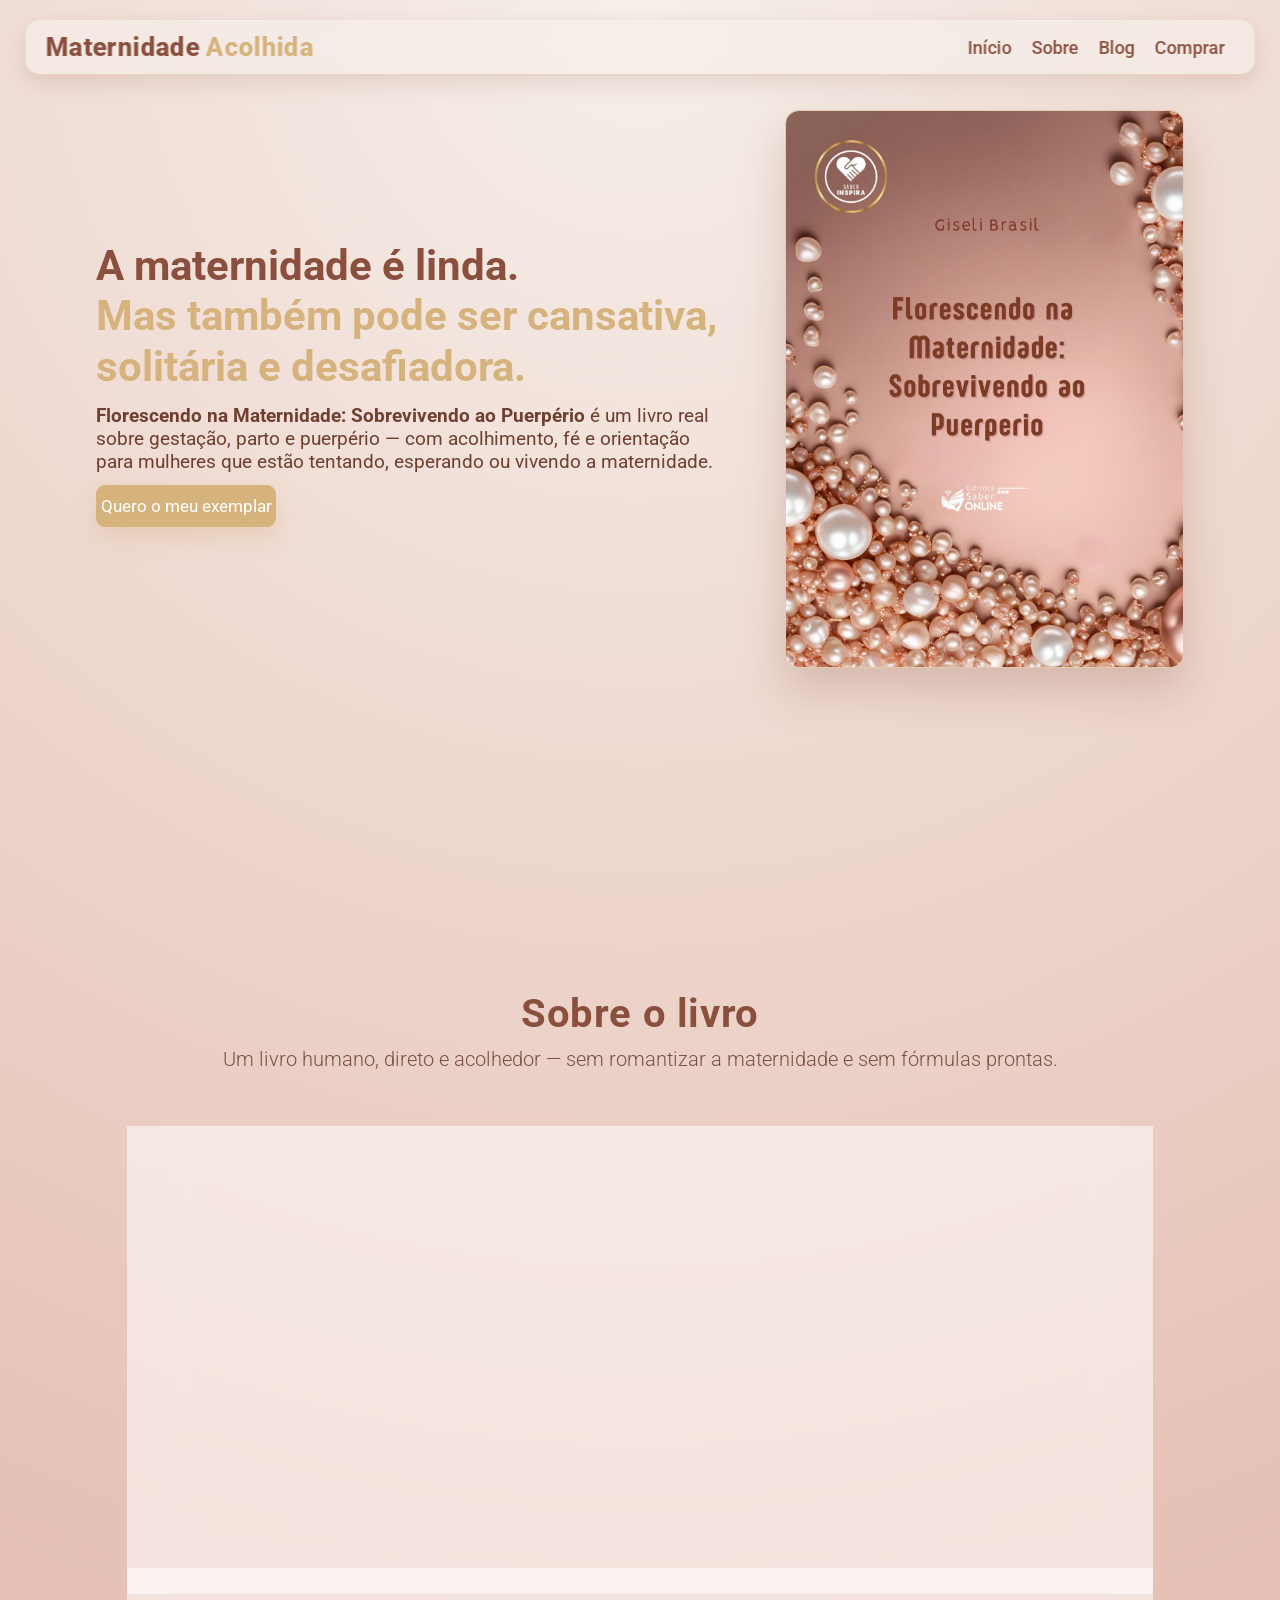
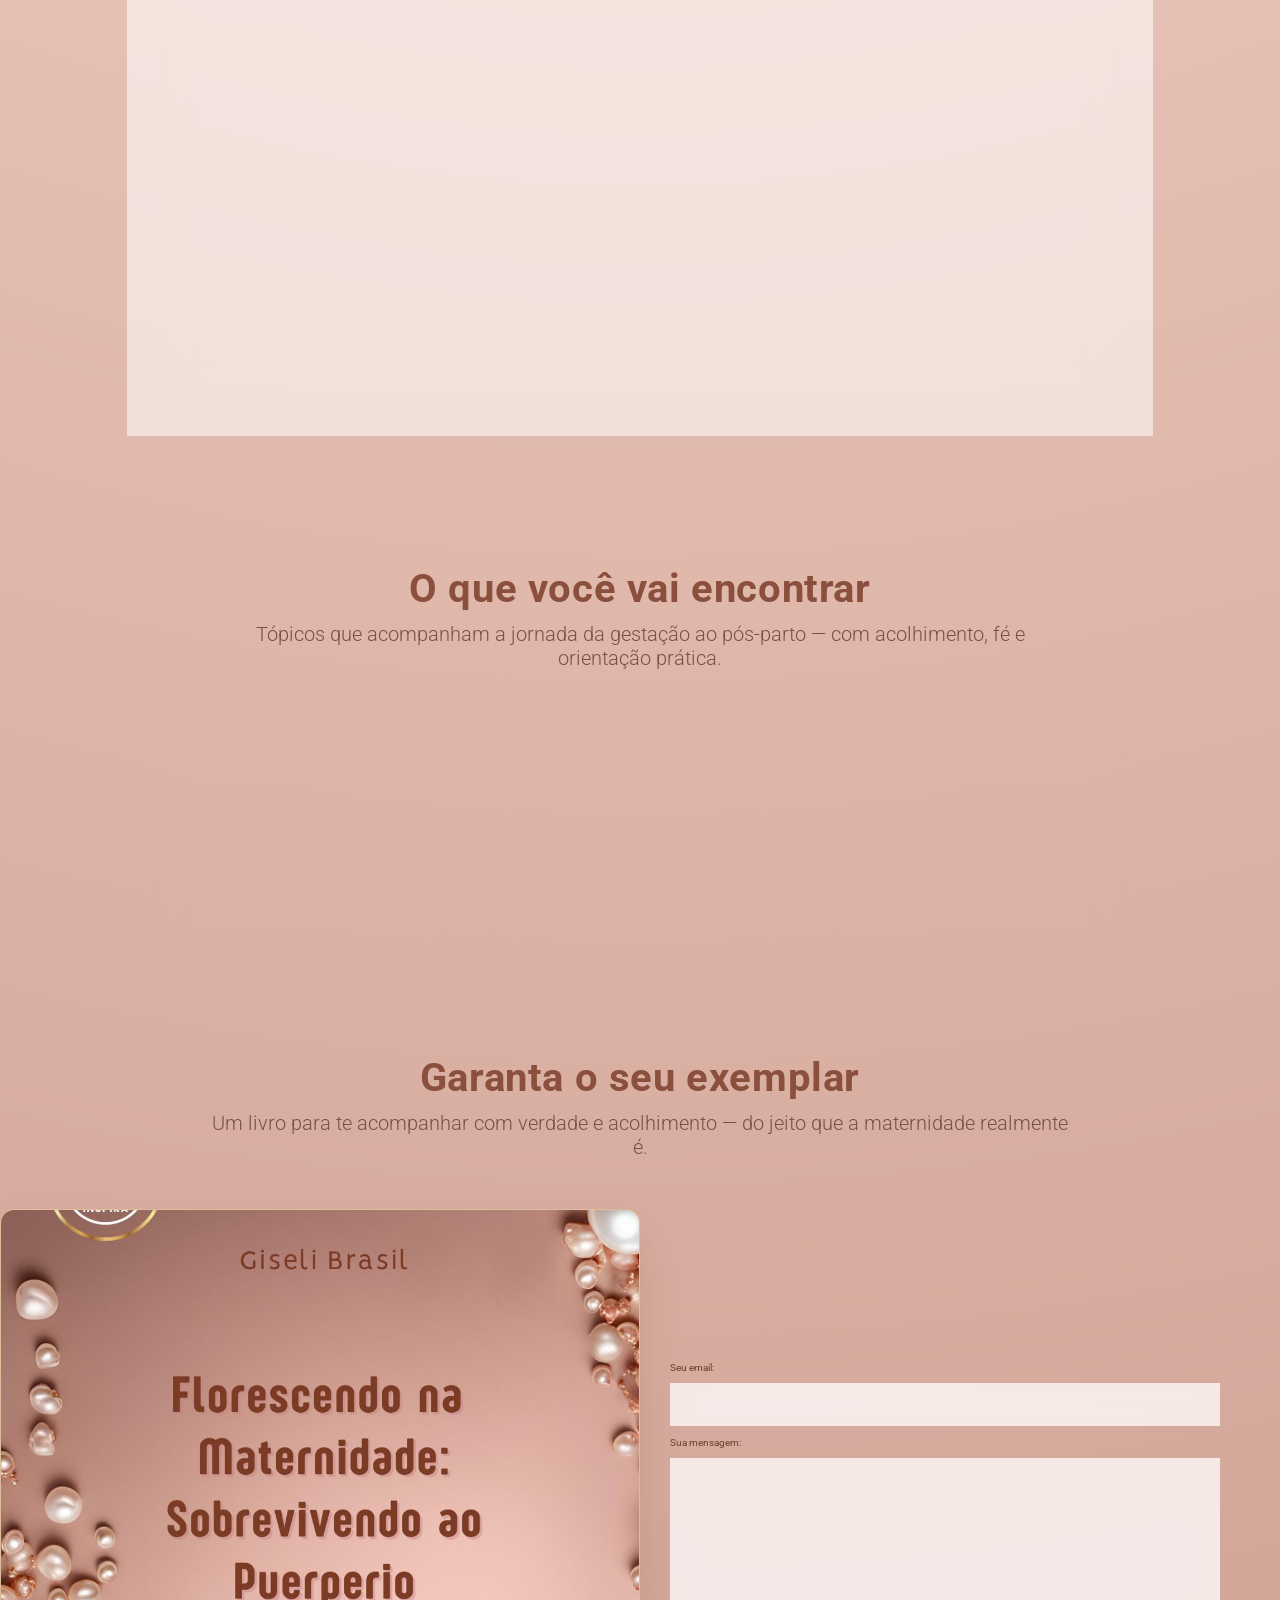
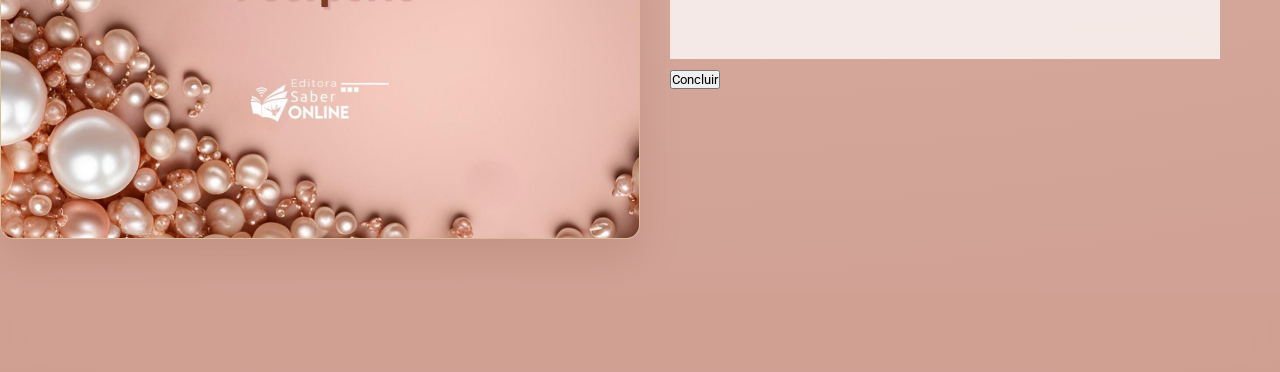
<file: index.html>
<!DOCTYPE html>
<html lang="pt-BR">
<head>
  <meta charset="UTF-8" />
  <meta name="viewport" content="width=device-width, initial-scale=1.0" />
  <title>Maternidade Acolhida</title>
  <meta name="description" content="Um livro real sobre gestação, parto e puerpério — acolhimento, fé e orientação para tentantes, gestantes e mães no puerpério.">
 <link rel="icon" href="favi.png" type="image/png" />

  <!-- Ícones -->
  <link rel="stylesheet" href="https://cdnjs.cloudflare.com/ajax/libs/font-awesome/6.5.0/css/all.min.css">

  <!-- Seu CSS -->
  <link rel="stylesheet" href="style.css">
</head>

<body>

  <!-- HEADER -->
  <header>
    <a href="#home" id="nav_logo">
      <!-- Troque por sua logo (opcional) -->
      <!-- <img class="logo-img" src="assets/logo.png" alt="Logo"> -->
      <span class="logo">Maternidade <span>Acolhida</span></span>
    </a>

    <div class="fas fa-bars" id="menu"></div>

    <nav class="navbar">
      <ul>
        <li><a href="#home">Início</a></li>
        <li><a href="#about">Sobre</a></li>
        <li><a href="blog.html">Blog</a></li>
        <li><a href="#comprar">Comprar</a></li>
      </ul>
    </nav>
  </header>

  <!-- HOME -->
  <section class="home" id="home">
    <div class="row">
      <div class="content">
        <h1>
          A maternidade é linda.<br>
          <span>Mas também pode ser cansativa, solitária e desafiadora.</span>
        </h1>

        <p>
          <b>Florescendo na Maternidade: Sobrevivendo ao Puerpério</b> é um livro real sobre gestação,
          parto e puerpério — com acolhimento, fé e orientação para mulheres que estão tentando,
          esperando ou vivendo a maternidade.
        </p>

        <a href="#comprar" class="button">Quero o meu exemplar</a>
      </div>

      <div class="images">
        <!-- ✅ Use a capa real aqui -->
        <!-- coloque a imagem em: assets/capa.jpg -->
        <img src="capa.jpeg" alt="Capa do livro Florescendo na Maternidade">
      </div>
    </div>
  </section>

  <!-- ABOUT -->
  <section class="about" id="about">
    <h1 class="heading">Sobre o livro</h1>
    <p class="title">
      Um livro humano, direto e acolhedor — sem romantizar a maternidade e sem fórmulas prontas.
    </p>

    <div class="box-container">

      <div class="box">
        <div class="images">
          <img src="capa.jpeg" alt="Capa do livro">
        </div>

        <div class="content">
          <h3>Para quem é esse livro?</h3>
          <p>
            Para mulheres em diferentes fases: <b>tentantes</b>, <b>gestantes</b> e mães vivendo o <b>puerpério</b>.
            Aqui você encontra informação, acolhimento e esperança — com uma linguagem simples e real.
          </p>
          <p>
            A proposta é caminhar com você nos dias bons e, principalmente, nos dias difíceis:
            quando bate o cansaço, a culpa, a comparação ou a sensação de estar sozinha.
          </p>
        </div>
      </div>

      <div class="box">
        <div class="images">
          <!-- imagem ilustrativa opcional --> 
          <img src="favi.png" alt="Maternidade real">
        </div>

        <div class="content">
          <h3>O que torna esse conteúdo diferente?</h3>
          <p>
            Não é um livro “perfeito”. É um livro <b>verdadeiro</b>.
            Ele fala sobre corpo, emoções, mudanças, apoio e a importância de pedir ajuda quando necessário.
          </p>
          <p>
            Um guia com coração — para te lembrar que você não precisa atravessar essa fase sozinha.
          </p>
        </div>
      </div>

    </div>
  </section>

  <!-- CARDS / CONTEÚDO -->
  <section class="card" id="cards">
    <h1 class="heading">O que você vai encontrar</h1>
    <p class="title">
      Tópicos que acompanham a jornada da gestação ao pós-parto — com acolhimento, fé e orientação prática.
    </p>

    <div class="box-container">

      <div class="box">
        <div class="content">
          <h2>Preparação emocional</h2>
          <p>Além do enxoval: mente, coração e rede de apoio.</p>
        </div>
      </div>

      <div class="box">
        <div class="content">
          <h2>Gestação real</h2>
          <p>Corpo, hormônios, emoções e a rotina que muda.</p>
        </div>
      </div>

      <div class="box">
        <div class="content">
          <h2>O parto além do momento</h2>
          <p>O parto como começo de uma nova fase.</p>
        </div>
      </div>

      <div class="box">
        <div class="content">
          <h2>Puerpério sem filtros</h2>
          <p>Exaustão, adaptação e reconstrução dia após dia.</p>
        </div>
      </div>

      <div class="box">
        <div class="content">
          <h2>Depressão pós-parto</h2>
          <p>Acolhimento, informação e a importância de pedir ajuda.</p>
        </div>
      </div>

      <div class="box">
        <div class="content">
          <h2>Desacelerar sem culpa</h2>
          <p>Confiar no tempo e respeitar o próprio ritmo.</p>
        </div>
      </div>

    </div>
  </section>

  <!-- CTA / COMPRAR -->
  <section class="contact" id="comprar">
    <h1 class="heading">Garanta o seu exemplar</h1>
    <p class="title">
      Um livro para te acompanhar com verdade e acolhimento — do jeito que a maternidade realmente é.
    </p>

    <div class="row">
      <div class="images">
        <img src="capa.jpeg" alt="Capa do livro">
      </div>

      <div class="form-container">
        <!-- Se preferir link direto, troque o form por um botão -->


            <form
            action="https://formspree.io/f/mlgwndyo"
            method="POST"
            >
            <label>
                Seu email:
                <input type="email" name="email">
            </label>
            <label>
                Sua mensagem:
                <textarea name="message"></textarea>
            </label>
            <!-- your other form fields go here -->
            <button type="submit">Concluir</button>
           </form>
      </div>
    </div>
  </section>

  <!-- FOOTER -->
  <section class="footer">
    <div class="credit">
      © 2026 – Florescendo na Maternidade • Todos os direitos reservados
    </div>
  </section>

  <script>
    // menu mobile (no seu CSS, ele usa .nav-toggle)
    const menu = document.querySelector('#menu');
    const navbar = document.querySelector('.navbar');

    menu.addEventListener('click', () => {
      menu.classList.toggle('fa-times');
      navbar.classList.toggle('nav-toggle');
    });

    window.addEventListener('scroll', () => {
      menu.classList.remove('fa-times');
      navbar.classList.remove('nav-toggle');
    });
  </script>
</body>
</html>
</file>
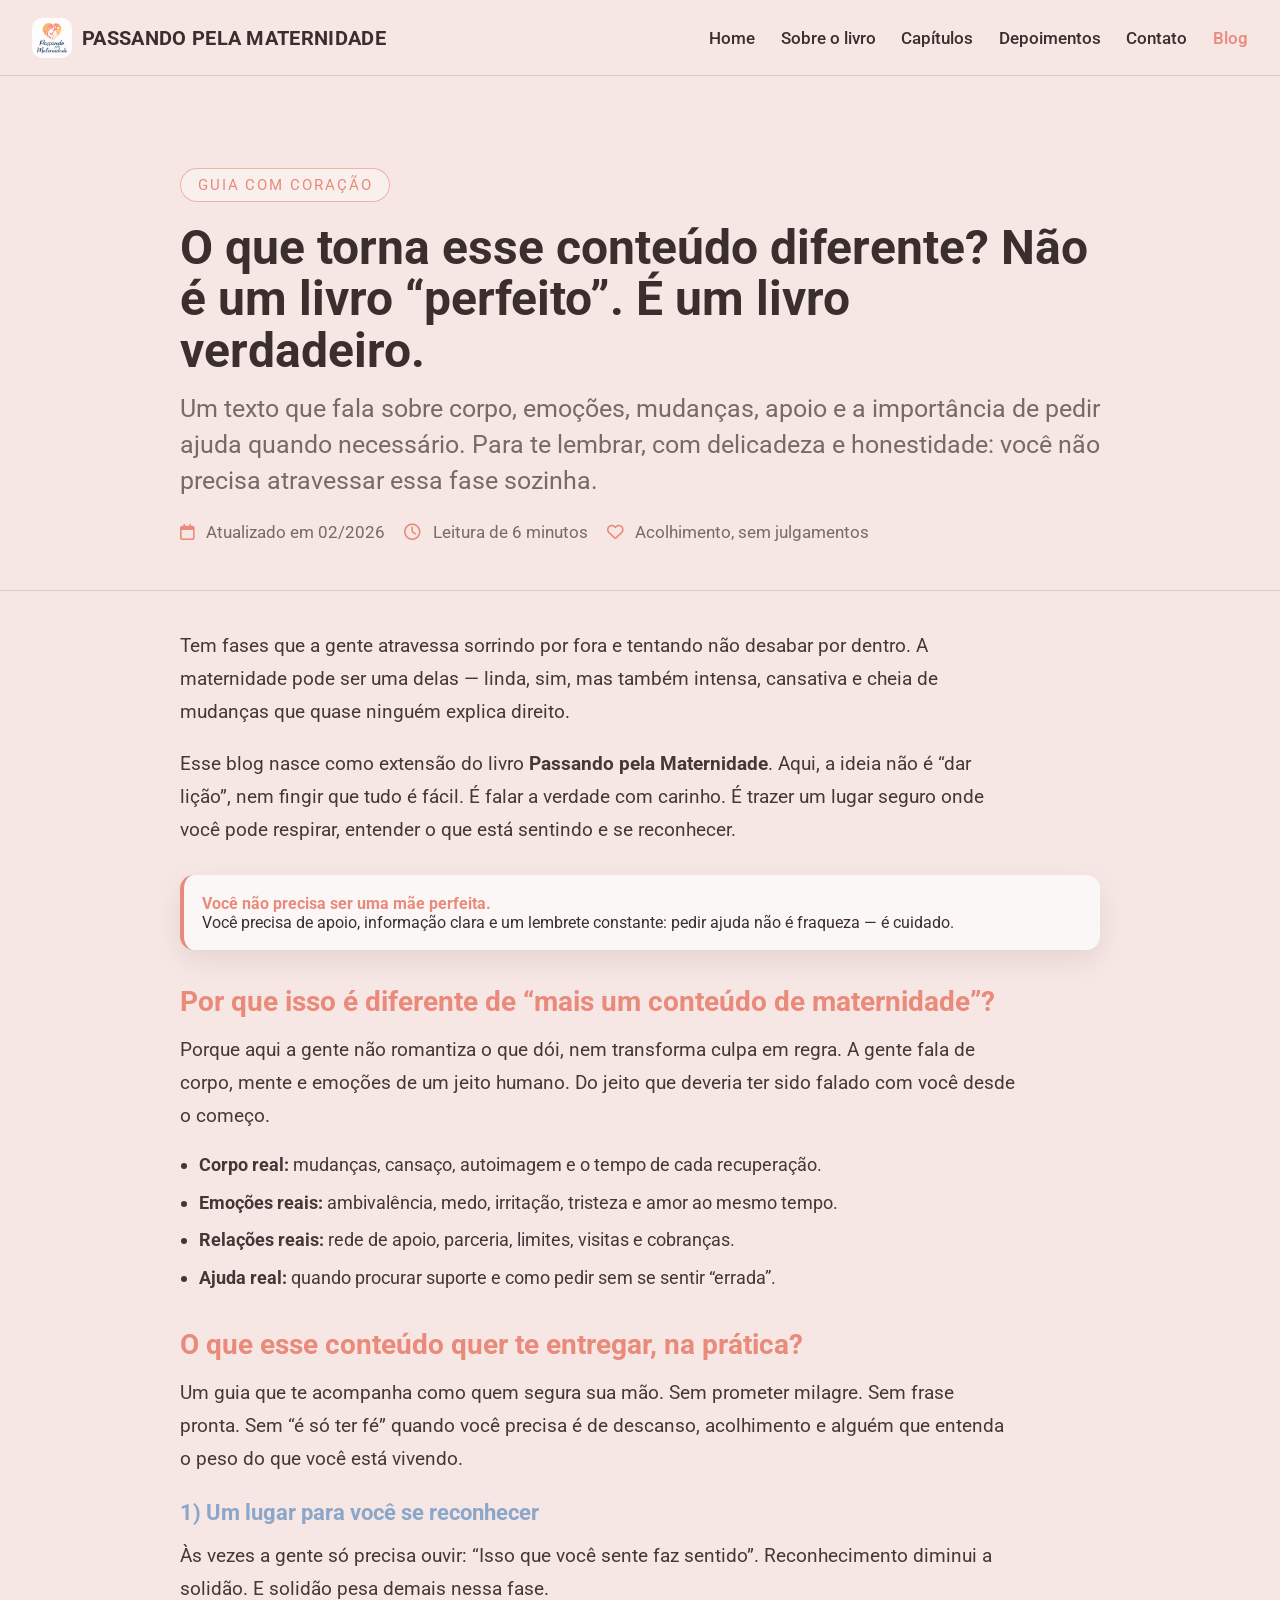
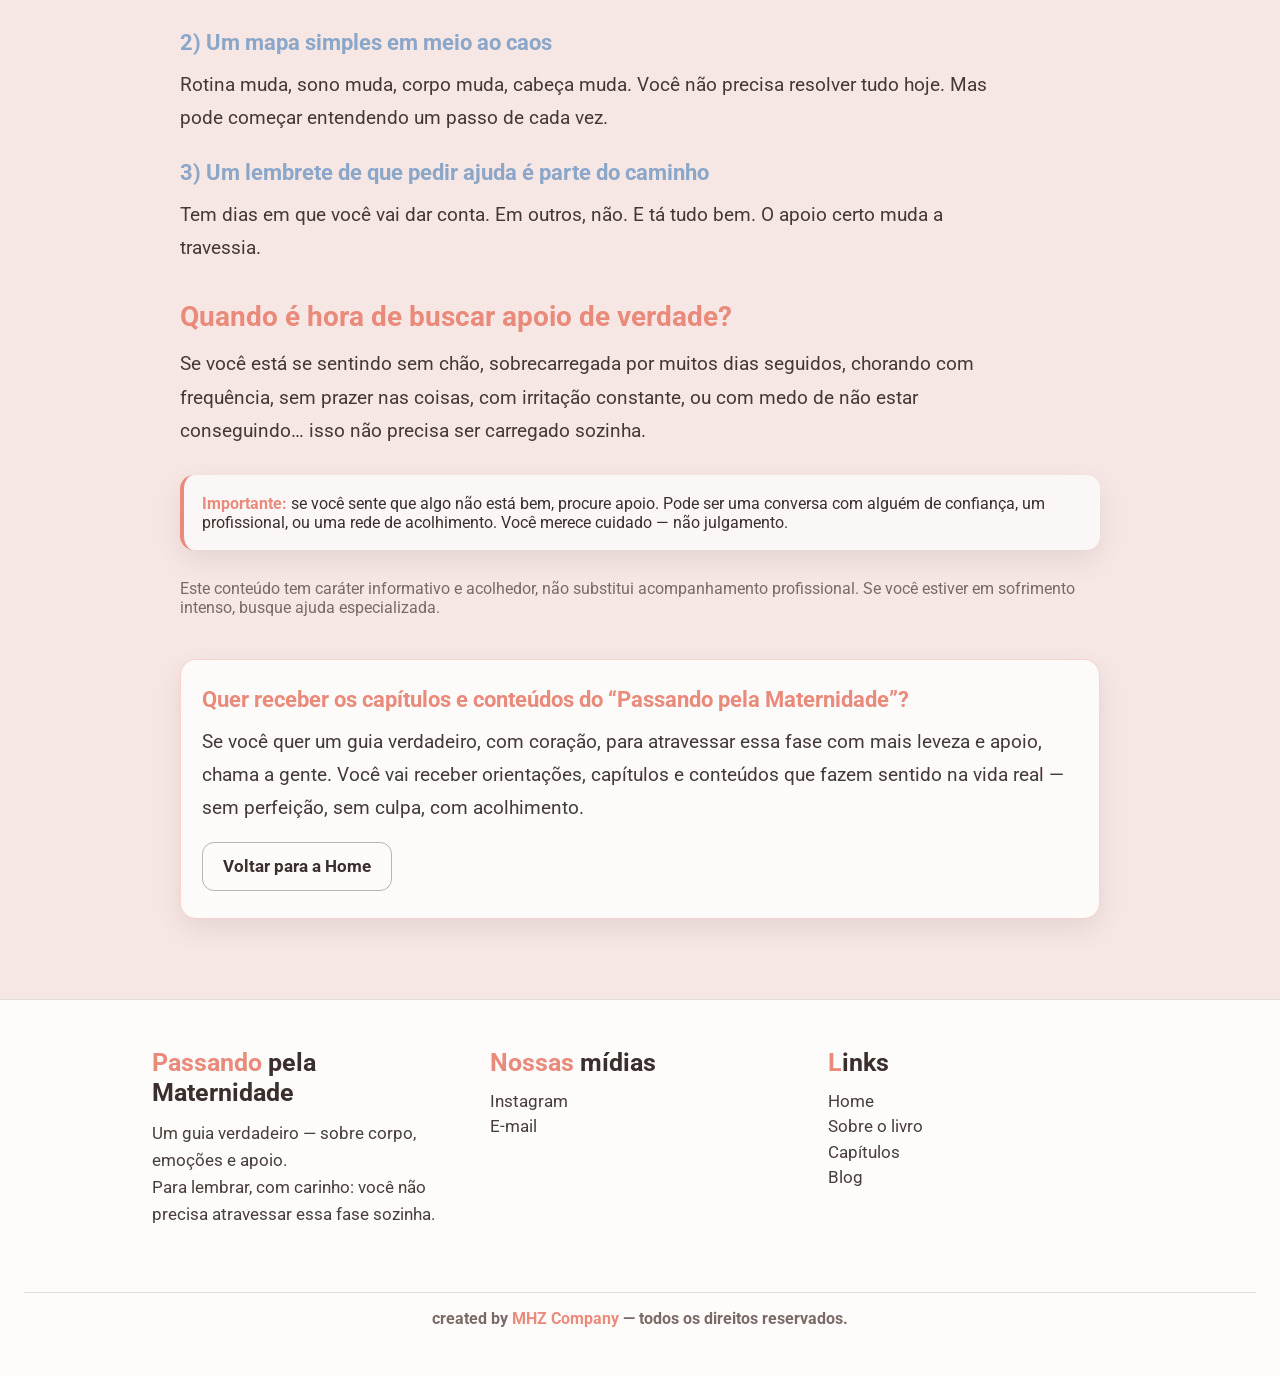
<file: blog.html>
<!DOCTYPE html>
<html lang="pt-br">
<head>
  <meta charset="UTF-8" />
  <meta name="viewport" content="width=device-width, initial-scale=1.0" />
  <title>Passando pela Maternidade — Um guia verdadeiro para atravessar essa fase com apoio</title>

  <!-- Font Awesome -->
  <link rel="stylesheet" href="https://cdnjs.cloudflare.com/ajax/libs/font-awesome/6.5.2/css/all.min.css">

  <!-- Google Font -->
  <link rel="preconnect" href="https://fonts.googleapis.com">
  <link rel="preconnect" href="https://fonts.gstatic.com" crossorigin>
  <link href="https://fonts.googleapis.com/css2?family=Roboto:wght@300;400;500;700;900&display=swap" rel="stylesheet">

  <!-- Favicon -->
  <link rel="icon" href="favi.png" type="image/png" />

  <style>
    :root{
      /* Fundo */
      --bg:#f6e6e4;
      --surface:#ffffff;

      /* Texto */
      --text:#3a2f2c;
      --muted:#7a6a66;

      /* Marca */
      --primary:#e98a7a;
      --primary-soft:#f4b3a8;
      --accent:#8aa6c9;

      /* Destaques */
      --gold:#f0b35a;
      --border:rgba(58,47,44,.15);
      --shadow:0 10px 28px rgba(0,0,0,.08);
    }

    *{
      margin:0;
      padding:0;
      box-sizing:border-box;
      font-family:"Roboto",sans-serif;
    }

    body{
      background:var(--bg);
      color:var(--text);
      overflow-x:hidden;
    }

    a{
      text-decoration:none;
      color:inherit;
    }

    img{
      max-width:100%;
      display:block;
    }

    /* ================= HEADER ================= */

    header{
      width:100%;
      position:fixed;
      top:0;
      left:0;
      display:flex;
      align-items:center;
      justify-content:space-between;
      padding:1.1rem 2rem;
      background:rgba(246,230,228,0.88);
      backdrop-filter:blur(12px);
      border-bottom:1px solid var(--border);
      z-index:999;
    }

    #nav_logo{
      display:flex;
      align-items:center;
      gap:10px;
      font-size:1.25rem;
      font-weight:700;
      letter-spacing:.02rem;
      color:var(--text);
      text-transform:uppercase;
    }

    .logo-img{
      width:40px;
      height:40px;
      border-radius:10px;
    }

    .navbar ul{
      display:flex;
      gap:1.6rem;
      list-style:none;
      align-items:center;
    }

    .navbar ul li a{
      font-size:1.05rem;
      color:var(--text);
      font-weight:500;
    }

    .navbar ul li a:hover{
      color:var(--primary);
    }

    .fa-bars{
      display:none;
      font-size:2.1rem;
      color:var(--primary);
      cursor:pointer;
    }

    @media(max-width:850px){
      header{ padding:1.1rem 1.2rem; }

      .navbar ul{
        position:absolute;
        top:72px;
        right:-100%;
        width:100%;
        flex-direction:column;
        background:rgba(246,230,228,0.95);
        padding:1.4rem 0;
        border-top:1px solid var(--border);
        transition:0.3s;
        text-align:center;
        gap:1rem;
      }
      .navbar ul.active{ right:0; }
      .fa-bars{ display:block; }
    }

    /* =============== HERO DO ARTIGO =============== */

    .article-hero{
      padding:10.5rem 1.5rem 3rem;
      border-bottom:1px solid var(--border);
    }

    .article-container{
      max-width:920px;
      margin:0 auto;
    }

    .article-pill{
      display:inline-block;
      margin-bottom:1.2rem;
      padding:0.45rem 1.05rem;
      border-radius:999px;
      border:1px solid rgba(233,138,122,0.6);
      color:var(--primary);
      font-size:0.95rem;
      letter-spacing:0.12rem;
      text-transform:uppercase;
      background:rgba(255,255,255,.35);
    }

    .article-hero h1{
      font-size:clamp(2rem, 4vw, 3rem);
      margin-bottom:0.9rem;
      color:var(--text);
      line-height:1.08;
    }

    .article-subtitle{
      font-size:clamp(1.1rem, 2.2vw, 1.55rem);
      color:var(--muted);
      margin-bottom:1.4rem;
      line-height:1.45;
      max-width:68ch;
    }

    .article-meta{
      font-size:1.05rem;
      color:var(--muted);
      display:flex;
      flex-wrap:wrap;
      gap:1.2rem;
      align-items:center;
    }

    .article-meta i{
      margin-right:.45rem;
      color:var(--primary);
    }

    /* =============== CONTEÚDO DO ARTIGO =============== */

    .article-body{
      padding:2.4rem 1.5rem 4rem;
    }

    .article-body .article-container{
      max-width:920px;
      margin:0 auto;
    }

    .article-body p{
      font-size:1.18rem;
      line-height:1.75;
      color:var(--text);
      margin-bottom:1.2rem;
      opacity:.94;
      max-width:76ch;
    }

    .article-body h2{
      font-size:1.75rem;
      margin:2.2rem 0 .9rem;
      color:var(--primary);
      line-height:1.2;
    }

    .article-body h3{
      font-size:1.35rem;
      margin:1.6rem 0 .7rem;
      color:var(--accent);
      line-height:1.25;
    }

    .article-body ul{
      margin:0 0 1.6rem 1.2rem;
      list-style:disc;
    }

    .article-body ul li{
      font-size:1.12rem;
      color:var(--text);
      margin-bottom:.55rem;
      line-height:1.6;
      opacity:.95;
    }

    .article-highlight{
      border-left:4px solid var(--primary);
      background:rgba(255,255,255,.7);
      padding:1.15rem 1.15rem 1.15rem 1.1rem;
      margin:1.8rem 0;
      border-radius:14px;
      box-shadow:var(--shadow);
      color:var(--text);
    }

    .article-highlight strong{
      color:var(--primary);
    }

    .article-note{
      font-size:1rem;
      color:var(--muted);
      margin-top:1.2rem;
    }

    /* CTA final */
    .article-cta{
      margin-top:2.6rem;
      padding:1.7rem 1.3rem;
      border-radius:16px;
      background:rgba(255,255,255,.8);
      border:1px solid rgba(233,138,122,.35);
      box-shadow:var(--shadow);
    }

    .article-cta h3{
      margin-top:0;
      margin-bottom:.7rem;
      color:var(--primary);
    }

    .article-cta p{
      margin-bottom:1.1rem;
      max-width:80ch;
    }

    .article-cta .cta-actions{
      display:flex;
      flex-wrap:wrap;
      gap:.9rem;
      align-items:center;
    }

    .btn{
      display:inline-flex;
      gap:.6rem;
      align-items:center;
      justify-content:center;
      padding:.85rem 1.25rem;
      border-radius:12px;
      font-size:1.08rem;
      font-weight:700;
      cursor:pointer;
      border:1px solid transparent;
      transition:.2s ease;
      white-space:nowrap;
    }

    .btn-primary{
      background:var(--primary);
      color:#fff;
      border-color:var(--primary);
    }

    .btn-primary:hover{
      background:transparent;
      color:var(--primary);
    }

    .btn-secondary{
      background:transparent;
      color:var(--text);
      border-color:rgba(58,47,44,0.35);
    }

    .btn-secondary:hover{
      border-color:var(--primary);
      color:var(--primary);
    }

    /* =============== FOOTER =============== */

    .footer{
      background:rgba(255,255,255,.85);
      padding:3rem 1.5rem;
      display:flex;
      flex-wrap:wrap;
      gap:2.4rem;
      justify-content:center;
      border-top:1px solid var(--border);
      margin-top:1rem;
    }

    .footer .box{
      width:300px;
    }

    .footer .logo{
      font-size:1.55rem;
      color:var(--text);
      margin-bottom:.8rem;
      line-height:1.2;
    }

    .footer .logo span{
      color:var(--primary);
    }

    .footer p{
      font-size:1.05rem;
      color:var(--text);
      opacity:.92;
      line-height:1.6;
    }

    .footer a{
      display:block;
      color:var(--text);
      font-size:1.05rem;
      margin:.35rem 0;
      opacity:.92;
    }

    .footer a:hover{
      color:var(--primary);
      opacity:1;
    }

    .credit{
      width:100%;
      text-align:center;
      margin-top:1.6rem;
      padding-top:1rem;
      border-top:1px solid var(--border);
      font-size:1rem;
      color:var(--muted);
    }

    .credit span{
      color:var(--primary);
      font-weight:700;
    }

    /* =============== RESPONSIVO =============== */

    @media(max-width:768px){
      .article-hero{ padding:9.2rem 1.2rem 2.4rem; }
      .article-body{ padding:2rem 1.2rem 3.5rem; }
      .btn{ width:100%; }
      .footer .box{ width:100%; max-width:420px; }
    }
  </style>
</head>

<body>

<header>
  <a id="nav_logo" href="index.html">
    <img src="favi.png" class="logo-img" alt="Passando pela Maternidade">
    <span>PASSANDO PELA MATERNIDADE</span>
  </a>

  <nav class="navbar">
    <ul>
      <li><a href="index.html#home">Home</a></li>
      <li><a href="index.html#sobre">Sobre o livro</a></li>
      <li><a href="index.html#capitulos">Capítulos</a></li>
      <li><a href="index.html#depoimentos">Depoimentos</a></li>
      <li><a href="index.html#contato">Contato</a></li>
      <li><a href="blog.html" style="color:var(--primary)">Blog</a></li>
    </ul>
  </nav>

  <div class="fas fa-bars" id="menuBtn"></div>
</header>

<!-- HERO DO ARTIGO -->
<section class="article-hero">
  <div class="article-container">
    <span class="article-pill">Guia com coração</span>

    <h1>
      O que torna esse conteúdo diferente?  
      Não é um livro “perfeito”. É um livro verdadeiro.
    </h1>

    <p class="article-subtitle">
      Um texto que fala sobre corpo, emoções, mudanças, apoio e a importância de pedir ajuda quando necessário.
      Para te lembrar, com delicadeza e honestidade: você não precisa atravessar essa fase sozinha.
    </p>

    <div class="article-meta">
      <span><i class="fa-regular fa-calendar"></i> Atualizado em 02/2026</span>
      <span><i class="fa-regular fa-clock"></i> Leitura de 6 minutos</span>
      <span><i class="fa-regular fa-heart"></i> Acolhimento, sem julgamentos</span>
    </div>
  </div>
</section>

<!-- CORPO DO ARTIGO -->
<section class="article-body">
  <div class="article-container">

    <p>
      Tem fases que a gente atravessa sorrindo por fora e tentando não desabar por dentro.
      A maternidade pode ser uma delas — linda, sim, mas também intensa, cansativa e cheia de mudanças
      que quase ninguém explica direito.
    </p>

    <p>
      Esse blog nasce como extensão do livro <strong>Passando pela Maternidade</strong>.
      Aqui, a ideia não é “dar lição”, nem fingir que tudo é fácil. É falar a verdade com carinho.
      É trazer um lugar seguro onde você pode respirar, entender o que está sentindo e se reconhecer.
    </p>

    <div class="article-highlight">
      <strong>Você não precisa ser uma mãe perfeita.</strong><br>
      Você precisa de apoio, informação clara e um lembrete constante:
      pedir ajuda não é fraqueza — é cuidado.
    </div>

    <h2>Por que isso é diferente de “mais um conteúdo de maternidade”?</h2>

    <p>
      Porque aqui a gente não romantiza o que dói, nem transforma culpa em regra. A gente fala de corpo,
      mente e emoções de um jeito humano. Do jeito que deveria ter sido falado com você desde o começo.
    </p>

    <ul>
      <li><strong>Corpo real:</strong> mudanças, cansaço, autoimagem e o tempo de cada recuperação.</li>
      <li><strong>Emoções reais:</strong> ambivalência, medo, irritação, tristeza e amor ao mesmo tempo.</li>
      <li><strong>Relações reais:</strong> rede de apoio, parceria, limites, visitas e cobranças.</li>
      <li><strong>Ajuda real:</strong> quando procurar suporte e como pedir sem se sentir “errada”.</li>
    </ul>

    <h2>O que esse conteúdo quer te entregar, na prática?</h2>

    <p>
      Um guia que te acompanha como quem segura sua mão. Sem prometer milagre.
      Sem frase pronta. Sem “é só ter fé” quando você precisa é de descanso, acolhimento
      e alguém que entenda o peso do que você está vivendo.
    </p>

    <h3>1) Um lugar para você se reconhecer</h3>
    <p>
      Às vezes a gente só precisa ouvir: “Isso que você sente faz sentido”.
      Reconhecimento diminui a solidão. E solidão pesa demais nessa fase.
    </p>

    <h3>2) Um mapa simples em meio ao caos</h3>
    <p>
      Rotina muda, sono muda, corpo muda, cabeça muda. Você não precisa resolver tudo hoje.
      Mas pode começar entendendo um passo de cada vez.
    </p>

    <h3>3) Um lembrete de que pedir ajuda é parte do caminho</h3>
    <p>
      Tem dias em que você vai dar conta. Em outros, não. E tá tudo bem.
      O apoio certo muda a travessia.
    </p>

    <h2>Quando é hora de buscar apoio de verdade?</h2>

    <p>
      Se você está se sentindo sem chão, sobrecarregada por muitos dias seguidos,
      chorando com frequência, sem prazer nas coisas, com irritação constante, ou com medo
      de não estar conseguindo… isso não precisa ser carregado sozinha.
    </p>

    <div class="article-highlight">
      <strong>Importante:</strong> se você sente que algo não está bem, procure apoio.
      Pode ser uma conversa com alguém de confiança, um profissional, ou uma rede de acolhimento.
      Você merece cuidado — não julgamento.
    </div>

    <div class="article-note">
      Este conteúdo tem caráter informativo e acolhedor, não substitui acompanhamento profissional.
      Se você estiver em sofrimento intenso, busque ajuda especializada.
    </div>

    <div class="article-cta">
      <h3>Quer receber os capítulos e conteúdos do “Passando pela Maternidade”?</h3>
      <p>
        Se você quer um guia verdadeiro, com coração, para atravessar essa fase com mais leveza e apoio,
        chama a gente. Você vai receber orientações, capítulos e conteúdos que fazem sentido na vida real —
        sem perfeição, sem culpa, com acolhimento.
      </p>

      <div class="cta-actions">
        <a href="index.html" class="btn btn-secondary">
          Voltar para a Home
        </a>
      </div>
    </div>

  </div>
</section>

<!-- FOOTER -->
<section class="footer">
  <div class="box">
    <h2 class="logo"><span>Passando</span> pela Maternidade</h2>
    <p>
      Um guia verdadeiro — sobre corpo, emoções e apoio.<br>
      Para lembrar, com carinho: você não precisa atravessar essa fase sozinha.
    </p>
  </div>

  <div class="box">
    <h2 class="logo"><span>Nossas</span> mídias</h2>
    <a href="#" target="_blank">Instagram</a>
    <a href="mailto:contato@seudominio.com">E-mail</a>
  </div>

  <div class="box">
    <h2 class="logo"><span>L</span>inks</h2>
    <a href="index.html#home">Home</a>
    <a href="index.html#sobre">Sobre o livro</a>
    <a href="index.html">Capítulos</a>
    <a href="blog.html">Blog</a>
  </div>

  <h1 class="credit">created by <span>MHZ Company</span> — todos os direitos reservados.</h1>
</section>

<script>
  document.getElementById("menuBtn").onclick = () => {
    document.querySelector(".navbar ul").classList.toggle("active");
  };
</script>

</body>
</html>
</file>
<file: style.css>
/* =========================
   FLORESCENDO NA MATERNIDADE
   CSS COMPLETO + RESPONSIVO
   Paleta baseada na capa
   ========================= */

/* google font */
@import url('https://fonts.googleapis.com/css2?family=Roboto:ital,wght@0,100;0,300;0,400;0,500;0,700;0,900;1,100;1,300;1,400;1,500;1,700;1,900&display=swap');

/* 🎨 PALETA DO LIVRO (CAPA) */
:root{
  --rose-1:#F6EFEA;   /* off-white perolado */
  --rose-2:#E6C1B5;   /* rosé claro */
  --rose-3:#CFA093;   /* rosé médio */
  --brown:#8A4F3D;    /* marrom rosado (título) */
  --gold:#D6B27C;     /* dourado suave */

  --text:#6F3F31;     /* texto principal */
  --text-soft:#7A5146;
  --white:#ffffff;

  /* glass */
  --glass: rgba(255,255,255,0.55);
  --glass-2: rgba(255,255,255,0.40);
  --border: rgba(214,178,124,0.45);
  --shadow: 0 .8rem 2.2rem rgba(138,79,61,0.16);
}

/* fundo geral (sem preto pesado) */
body{
  background: radial-gradient(circle at top, var(--rose-1), var(--rose-2) 45%, var(--rose-3));
  color: var(--text);
}

/* reset / base */
*{
  font-family: "Roboto", sans-serif;
  margin: 0;
  padding: 0;
  text-decoration: none;
  outline: none;
  box-sizing: border-box;
  transition: all linear .2s;
}

html{
  font-size: 62.5%;
  overflow-x: hidden;
  scroll-behavior: smooth;
}

/* helpers */
section{
  position: relative;
}

/* ========== LOGO NO NAV ========== */
#nav_logo {
  display: flex;
  align-items: center;
  gap: 8px;
  font-weight: 800;
  font-size: 1.8rem;
  letter-spacing: .02em;
}

.logo-img {
  height: 44px;
  width: auto;
}

/* ========== BOTÃO ========== */
.button{
  height: 4.2rem;
  width: 18rem;
  background: var(--gold);
  color: var(--white);
  font-size: 1.7rem;
  border-radius: .9rem;
  cursor: pointer;
  margin: 1.2rem 0;
  border: .1rem solid var(--gold);
  box-shadow: 0 1.0rem 2.2rem rgba(214,178,124,0.35);
  display: inline-flex;
  align-items: center;
  justify-content: center;
}

.button:hover{
  background: transparent;
  color: var(--brown);
  border: .1rem solid var(--gold);
  letter-spacing: .12rem;
  box-shadow: 0 0 18px rgba(214,178,124,0.45);
}

/* ========== TITULOS ========== */
.heading{
  text-align: center;
  font-size: 4rem;
  padding: 1rem;
  padding-top: 9rem;
  color: var(--brown);
  letter-spacing: .06rem;
}

.title{
  text-align: center;
  padding: 0rem 1rem;
  font-size: 2.0rem;
  color: var(--text-soft);
  font-weight: 300;
  max-width: 88rem;
  margin: 0 auto;
}

/* ========== HEADER / NAVBAR ========== */
header{
  width: 96%;
  background: rgba(246,239,234,0.65);
  position: fixed;
  top: 2rem;
  left: 50%;
  transform: translate(-50%);
  display: flex;
  align-items: center;
  justify-content: space-between;
  padding: 1.2rem 2rem;
  z-index: 1000;
  backdrop-filter: blur(14px);
  -webkit-backdrop-filter: blur(14px);
  border-bottom: 1px solid var(--border);
  box-shadow: var(--shadow);
  border-radius: 1.4rem;
}

header a{
  color: var(--brown);
}

header a:hover{
  color: var(--gold);
}

header .logo{
  font-size: 2.6rem;
  color: var(--brown);
}

header .logo span{
  color: var(--gold);
}

/* navbar link */
header .navbar ul{
  display: flex;
  align-items: center;
  justify-content: space-between;
  list-style: none;
}

header .navbar ul li{
  margin: 0 1rem;
}

header .navbar ul li a{
  font-size: 1.8rem;
  color: var(--brown);
  font-weight: 500;
}

header .navbar ul li a:hover{
  color: var(--gold);
}

header .fa-bars{
  font-size: 3rem;
  color: var(--gold);
  cursor: pointer;
  display: none;
}

header .fa-times{
  transform: rotate(180deg);
}

.header-active{
  top: 0;
  width: 100%;
  box-shadow: 0 1rem 3.5rem rgba(138,79,61,0.18);
  border-radius: 0;
}

/* ========== HOME ========== */
.home{
  min-height: 100vh;
  padding-top: 11rem;
}

.home .row{
  display: flex;
  align-items: center;
  justify-content: space-around;
  width: 85%;
  margin: 0 auto;
  gap: 3.5rem;
}

/* imagem da capa */
.home .row .images img{
  height: 62vh;
  width: auto;
  max-width: 420px;
  border-radius: 1.4rem;
  box-shadow: 0 2.2rem 4.5rem rgba(138,79,61,0.25);
  border: 1px solid rgba(214,178,124,0.55);
  background: rgba(255,255,255,0.35);
  backdrop-filter: blur(10px);
}

/* heading */
.home .content h1{
  font-size: 4.2rem;
  color: var(--brown);
  line-height: 1.2;
}

.home .content h1 span{
  color: var(--gold);
}

.home .content p{
  font-size: 1.9rem;
  color: var(--text);
  max-width: 62rem;
  margin-top: 1.2rem;
}

/* ========== ABOUT ========== */
.about{
  background: transparent;
}

.about .box-container{
  padding: 4rem 0;
}

.about .box-container .box{
  width: 75%;
  margin: 4rem auto;
  border-radius: 1.4rem;
  box-shadow: var(--shadow);
  display: flex;
  align-items: center;
  overflow: hidden;
  background: var(--glass);
  backdrop-filter: blur(14px);
  -webkit-backdrop-filter: blur(14px);
  border: 1px solid var(--border);
}

/* images */
.about .box-container .box .images{
  height: 40rem;
  width: 50%;
}

.about .box-container .box .images img{
  height: 100%;
  width: 100%;
  object-fit: cover;
}

/* content */
.about .box-container .box .content{
  height: 100%;
  width: 50%;
  padding: 2.4rem;
}

.about .box-container .box .content h3{
  font-size: 3rem;
  color: var(--brown);
  display: flex;
  align-items: start;
}

.about .box-container .box .content p{
  font-size: 1.55rem;
  color: var(--text);
  padding: 1rem 0;
  text-align: start;
}

.about .box-container .box:nth-child(even){
  flex-flow: row-reverse;
}

/* ========== CARD SECTION ========== */
.card .box-container{
  display: flex;
  justify-content: center;
  flex-wrap: wrap;
  gap: 2rem;
}

.card .box-container .box{
  width: 30rem;
  margin: 2rem 1rem;
  overflow: hidden;
  border-radius: 1.4rem;
  box-shadow: var(--shadow);
  background: var(--glass-2);
  backdrop-filter: blur(14px);
  -webkit-backdrop-filter: blur(14px);
  border: 1px solid var(--border);
}

/* images */
.card .box-container .box img{
  height: 30rem;
  width: 100%;
  object-fit: cover;
}

/* content */
.card .box-container .box .content{
  padding: 1.3rem 1.6rem 2rem 1.6rem;
}

.card .box-container .box .content h2{
  font-size: 2rem;
  text-align: center;
  color: var(--brown);
}

.card .box-container .box .content h2:hover{
  color: var(--gold);
  text-decoration: underline;
}

.card .box-container .box .content p{
  font-size: 1.6rem;
  text-align: center;
  color: var(--text);
}

/* optional icons */
.card .box-container .box .content .icons{
  text-align: center;
}

.card .box-container .box .content .icons a{
  font-size: 2rem;
  color: var(--gold);
  text-align: center;
  margin: 1rem;
}

/* ========== REVIEW SECTION ========== */
.review .box-container{
  display: flex;
  justify-content: center;
  flex-wrap: wrap;
  padding: 2rem 0;
}

.review .box-container .box{
  width: 35rem;
  text-align: center;
  padding: 0 2rem;
  margin: 4rem 1.5rem;
  box-shadow: var(--shadow);
  background: var(--glass-2);
  backdrop-filter: blur(14px);
  -webkit-backdrop-filter: blur(14px);
  border-radius: 1.4rem;
  border: 1px solid var(--border);
}

.review .box-container .box i{
  font-size: 6rem;
  margin-top: -3rem;
  color: var(--gold);
  opacity: .75;
}

.review .box-container .box p{
  color: var(--text);
  font-size: 1.7rem;
  padding: 2rem 0;
}

.review .box-container .box .images{
  display: flex;
  align-items: center;
  text-align: left;
  padding: .5rem 0;
  border-top: .1rem solid rgba(138,79,61,0.15);
}

.review .box-container .box .images img{
  height: 9rem;
  width: 9rem;
  border-radius: 50%;
  object-fit: cover;
  margin: .8rem 1rem;
  border: 2px solid rgba(214,178,124,0.55);
}

.review .box-container .box .info h3{
  color: var(--brown);
  font-size: 2rem;
}
.review .box-container .box .info span{
  color: var(--text-soft);
  font-size: 1.6rem;
}

/* ========== CONTACT ========== */
.contact{
  background: transparent;
}

.contact .row{
  display: flex;
  align-items: center;
  justify-content: center;
  padding: 5rem 0;
  gap: 3rem;
}

.contact .row .images img{
  width: 50vw;
  height: 70vh;
  object-fit: cover;
  border-radius: 1.4rem;
  box-shadow: 0 2rem 4rem rgba(138,79,61,0.18);
  border: 1px solid rgba(214,178,124,0.55);
  background: rgba(255,255,255,0.35);
}

.contact .row .form-container{
  width: 50%;
  padding-right: 6rem;
}

.contact .row .form-container input,
.contact .row .form-container textarea{
  height: 4.2rem;
  width: 100%;
  display: flex;
  background: rgba(255,255,255,0.75);
  border: 1px solid rgba(214,178,124,0.55);
  border-radius: 1.2rem;
  padding: 0 1.2rem;
  margin: 1.1rem 0;
  color: var(--text);
  font-size: 1.6rem;
  backdrop-filter: blur(10px);
  -webkit-backdrop-filter: blur(10px);
}

/* ✅ correção do textarea */
.contact .row .form-container textarea{
  height: 20rem;
  border-radius: 1.2rem;
  padding: 1.2rem;
  resize: none;
}

.contact .row .form-container input:focus,
.contact .row .form-container textarea:focus{
  border: .2rem solid var(--gold);
  box-shadow: 0 0 18px rgba(214,178,124,0.55);
}

.contact .row .form-container input[type="submit"]{
  width: 18rem;
  background: var(--gold);
  color: var(--white);
  cursor: pointer;
  font-size: 1.9rem;
  border: .1rem solid var(--gold);
}

.contact .row .form-container input[type="submit"]:hover{
  background: transparent;
  color: var(--brown);
  border: .2rem solid var(--gold);
  box-shadow: 0 0 18px rgba(214,178,124,0.55);
}

/* ========== BLOG ========== */
.blog .box-container{
  display: flex;
  justify-content: center;
  flex-wrap: wrap;
}

.blog .box-container .box{
  width: 35rem;
  margin: 2rem 1rem;
  overflow: hidden;
  border-radius: 1.4rem;
  box-shadow: var(--shadow);
  background: var(--glass-2);
  backdrop-filter: blur(14px);
  -webkit-backdrop-filter: blur(14px);
  border: 1px solid var(--border);
}

.blog .box-container .box img{
  width: 100%;
  object-fit: cover;
}

.blog .box-container .box .content{
  padding: 0 1.5rem 1.8rem 1.5rem;
}

.blog .box-container .box .content h2{
  font-size: 2rem;
  color: var(--brown);
}

.blog .box-container .box .content p{
  font-size: 1.4rem;
  color: var(--text);
}

/* ========== FOOTER ========== */
.footer{
  background: rgba(207,160,147,0.65);
  display: flex;
  justify-content: center;
  flex-wrap: wrap;
  padding: 2.4rem 0;
  backdrop-filter: blur(10px);
  -webkit-backdrop-filter: blur(10px);
  border-top: 1px solid rgba(214,178,124,0.35);
}

.footer .box{
  width: 30rem;
  margin: 2rem;
  text-align: center;
}

.footer .box:nth-child(1){
  text-align: left;
}

.footer .box .logo{
  padding: 2rem 0;
  font-size: 3rem;
  color: var(--brown);
}

.footer .box .logo:hover{
  color: var(--gold);
}

.footer .box .logo span{
  color: var(--gold);
}

.footer .box p{
  font-size: 1.5rem;
  color: var(--text);
}

.footer .box a{
  color: var(--text);
  font-size: 2rem;
  display: block;
  padding: .2rem 0;
}

.footer .box a:hover{
  text-decoration: underline;
  color: var(--brown);
}

.footer .credit{
  width: 85%;
  padding-top: 1rem;
  font-size: 1.8rem;
  color: var(--brown);
  text-align: center;
  border-top: .12rem solid rgba(255,255,255,0.55);
}

.footer .credit span{
  color: var(--gold);
  text-decoration: underline;
  letter-spacing: .2rem;
}

/* ========== RESPONSIVO ========== */
@media (max-width:768px){

  html{
    font-size: 55%;
  }

  header{
    top: 1.2rem;
    border-radius: 1.2rem;
  }

  header .fa-bars{
    display: block;
  }
  
  header .navbar{
    position: fixed;
    top: -100rem;
    left: 0;
    width: 100%;
    background: rgba(246,239,234,0.92);
    opacity: 0;
    box-shadow: 0 1.5rem 3rem rgba(138,79,61,0.18);
    border-bottom: 1px solid rgba(214,178,124,0.35);
  }

  header .navbar ul{
    flex-flow: column;
    padding: 2rem 0;
  }

  header .navbar ul li{
    margin: 1rem 0;
    width: 100%;
    text-align: center;
  }

  header .navbar ul li a{
    font-size: 2.6rem;
    display: block;
    padding: 1rem 0;
  }

  /* quando o JS adicionar essa classe */
  header .nav-toggle{
    top: 7.4rem;
    opacity: 1;
  }

  /* HOME */
  .home .row{
    flex-flow: column;
    width: 90%;
  }

  .home .row .content{
    text-align: center;
  }

  .home .row .images img{
    width: 92%;
    height: auto;
    max-width: 420px;
  }

  /* ABOUT */
  .about .box-container .box{
    flex-flow: column;
    width: 90%;
  }

  .about .box-container .box:nth-child(even){
    flex-flow: column;
  }

  .about .box-container .box .images{
    width: 100%;
    height: 32rem;
  }

  .about .box-container .box .content{
    width: 100%;
  }

  /* CONTACT */
  .contact .row{
    flex-flow: column;
    padding: 3rem 0;
  }

  .contact .row .images img{
    height: 46vh;
    width: 90vw;
  }

  .contact .row .form-container{
    width: 90%;
    padding: 0;
  }
}

@media (max-width:420px){
  .heading{ font-size: 3.3rem; }
  .title{ font-size: 1.8rem; }
  .home .content h1{ font-size: 3.4rem; }
  .button{ width: 100%; max-width: 24rem; }
}
</file>
